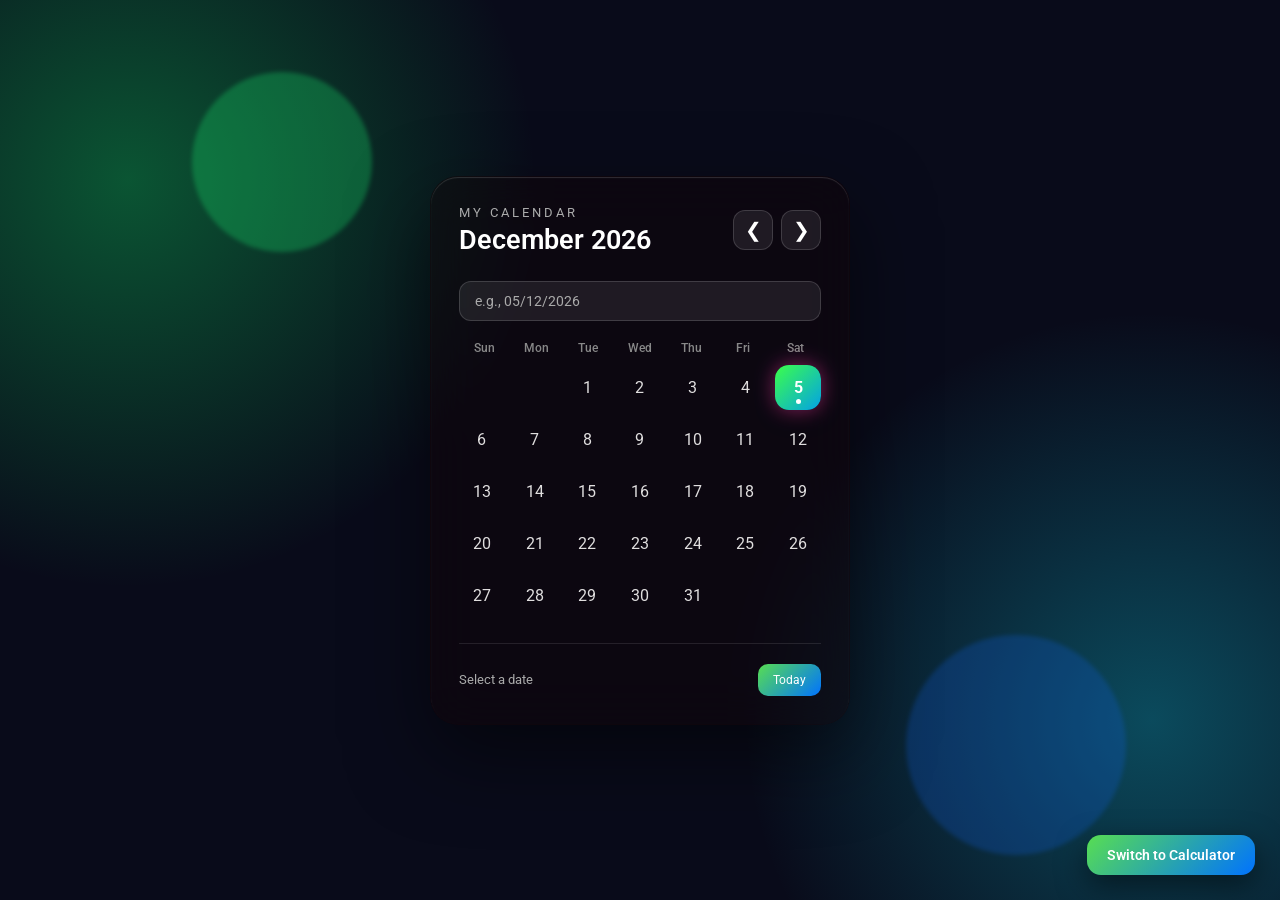
<file: index.html>
<!DOCTYPE html>
<html lang="en">
<head>
  <meta charset="UTF-8">
  <meta name="viewport" content="width=device-width, initial-scale=1.0">
  <title>Modern Calendar & Calculator</title>

  <style>
    @import url('https://fonts.googleapis.com/css2?family=Roboto:wght@400;500;600;700&display=swap');

    * {
      margin: 0px;
      padding: 0;
      box-sizing: border-box;
      font-family: "Roboto", sans-serif;
    }

    body {
      min-height: 100vh;
      display: flex;
      justify-content: center;
      align-items: center;
      background:
        radial-gradient(circle at 10% 20%, #0de96555, transparent 30%),
        radial-gradient(circle at 90% 80%, #0ec9e255, transparent 30%),
        #090b1a;
      overflow: hidden;
      color: white;
      position: relative;
    }

    /* Background decorations */
    body::before,
    body::after {
      content: "";
      position: absolute;
      border-radius: 50%;
      filter: blur(2px);
      animation: float 6s ease-in-out infinite;
    }

    body::before {
      width: 180px;
      height: 180px;
      background: #18dd6a;
      top: 8%;
      left: 15%;
      opacity: 0.3;
    }

    body::after {
      width: 220px;
      height: 220px;
      background: #125ee2;
      bottom: 5%;
      right: 12%;
      opacity: 0.25;
      animation-delay: 2s;
    }

    @keyframes float {
      0%, 100% {
        transform: translateY(0);
      }
      50% {
        transform: translateY(-25px);
      }
    }

    /* Main Container layout */
    .app-container {
      position: relative;
      width: 420px;
      height: 560px;
      display: flex;
      justify-content: center;
      align-items: center;
      z-index: 2;
    }

    /* Calendar & Calculator Shared Box Styles */
    .calendar, .calculator {
      position: absolute;
      width: 420px;
      padding: 28px;
      border: 1px solid rgba(30, 4, 4, 0.15);
      border-radius: 28px;
      background: rgba(20, 2, 2, 0.35);
      backdrop-filter: blur(25px);
      -webkit-backdrop-filter: blur(25px);
      box-shadow:
        0 30px 80px rgba(0,0,0,0.5),
        inset 0 1px 1px rgba(255,255,255,0.15);
      transition: all 0.4s cubic-bezier(0.4, 0, 0.2, 1);
    }

    /* Active (Main Center) State */
    .calendar.active, .calculator.active {
      transform: scale(1);
      z-index: 3;
      opacity: 1;
      pointer-events: auto;
    }

    /* Hidden/Inactive State */
    .calendar.minified, .calculator.minified {
      transform: scale(0) !important;
      opacity: 0 !important;
      pointer-events: none !important;
    }

    /* Global Fixed Floating Switch Button */
    .global-switch-btn {
      position: fixed;
      bottom: 25px;
      right: 25px;
      z-index: 1000;
      border: none;
      padding: 12px 20px;
      border-radius: 14px;
      background: linear-gradient(135deg, #58de51, #0072ff);
      color: white;
      font-size: 14px;
      font-weight: 600;
      cursor: pointer;
      box-shadow: 0 10px 30px rgba(0,0,0,0.5);
      transition: 0.3s;
    }

    .global-switch-btn:hover {
      transform: scale(1.08);
      box-shadow: 0 12px 35px rgba(0,114,255,0.5);
    }

    /* Top section */
    .top {
      display: flex;
      justify-content: space-between;
      align-items: center;
      margin-bottom: 25px;
    }

    .title {
      font-size: 13px;
      letter-spacing: 3px;
      text-transform: uppercase;
      color: #aaa;
      margin-bottom: 4px;
    }

    #monthYear {
      font-size: 27px;
      font-weight: 600;
    }
    .navigation {
      display: flex;
      gap: 8px;
    }

    .nav-btn {
      width: 40px;
      height: 40px;
      border: 1px solid rgba(255,255,255,0.15);
      border-radius: 12px;
      background: rgba(255,255,255,0.08);
      color: white;
      font-size: 20px;
      cursor: pointer;
      transition: 0.3s;
    }

    .nav-btn:hover {
      background: linear-gradient(135deg, #16e00387, #05f2e2);
      transform: translateY(-3px);
      box-shadow: 0 8px 20px #1fe51544;
    }
    
    /* Search */
    .calendar-search {
      width: 100%;
      padding: 11px 15px;
      margin-bottom: 20px;
      background: rgba(255, 255, 255, 0.08);
      color: white;
      border: 1px solid rgba(255, 255, 255, 0.15);
      border-radius: 12px;
      font-size: 14px;
      outline: none;
    }

    .calendar-search::placeholder {
      color: #aaa;
    }

    .calendar-search:focus {
      border-color: #05f2e2;
      box-shadow: 0 0 12px rgba(5, 242, 226, 0.25);
    }

    /* Weekdays */
    .weekdays {
      display: grid;
      grid-template-columns: repeat(7, 1fr);
      margin-bottom: 10px;
    }

    .weekdays div {
      text-align: center;
      font-size: 12px;
      color: #888;
      font-weight: 500;
    }

    /* Days */
    .days {
      display: grid;
      grid-template-columns: repeat(7, 1fr);
      gap: 7px;
    }

    .day {
      position: relative;
      height: 45px;
      display: flex;
      justify-content: center;
      align-items: center;
      border-radius: 14px;
      color: #e0dede;
      cursor: pointer;
      transition: all 0.3s ease;
    }

    .day:hover {
      color: white;
      background: rgba(255,255,255,0.12);
      transform: scale(1.08);
    }

    .empty {
      cursor: default;
    }

    .empty:hover {
      background: transparent;
      transform: none;
    }

    /* Today */
    .today {
      background: linear-gradient(135deg, #3cff49, #02a1e6);
      color: white !important;
      font-weight: 700;
      box-shadow: 0 0 20px rgba(255,60,172,0.5), 0 8px 20px rgba(0,0,0,0.25);
    }

    .today::after {
      content: "";
      position: absolute;
      width: 5px;
      height: 5px;
      border-radius: 50%;
      background: #fff;
      bottom: 6px;
    }

    /* Selected day */
    .selected {
      border: 2px solid #ca16f2;
      color: #9a7dbc !important;
      box-shadow: 0 0 15px rgba(0,229,255,0.3);
    }

    /* Footer */
    .footer {
      margin-top: 25px;
      padding-top: 20px;
      border-top: 1px solid rgba(255,255,255,0.1);
      display: flex;
      justify-content: space-between;
      align-items: center;
    }

    #selectedDate {
      color: #aaa;
      font-size: 13px;
    }

    .today-btn {
      border: none;
      padding: 9px 15px;
      border-radius: 10px;
      background: linear-gradient(135deg, #58de51, #0072ff);
      color: white;
      font-size: 12px;
      cursor: pointer;
      transition: 0.3s;
    }

    .today-btn:hover {
      transform: scale(1.05);
      box-shadow: 0 5px 20px #e3e8eaea;
    }

    /* --- Calculator Styles --- */
    .calc-screen {
      width: 100%;
      height: 60px;
      background: rgba(255, 255, 255, 0.08);
      border: 1px solid rgba(255, 255, 255, 0.15);
      border-radius: 12px;
      margin-bottom: 20px;
      display: flex;
      flex-direction: column;
      align-items: flex-end;
      justify-content: center;
      padding: 0 15px;
      font-size: 24px;
      color: white;
      overflow: hidden;
    }

    .calc-buttons {
      display: grid;
      grid-template-columns: repeat(4, 1fr);
      gap: 10px;
    }

    .calc-btn {
      height: 45px;
      border: 1px solid rgba(255, 255, 255, 0.15);
      border-radius: 12px;
      background: rgba(255, 255, 255, 0.08);
      color: white;
      size-adjust: calculator();
      font-size: 16px;
      cursor: pointer;
      transition: 0.3s;
      display: flex;
      justify-content: center;
      align-items: center;
    }

    .calc-btn:hover {
      background: linear-gradient(135deg, #16e00387, #05f2e2);
      transform: translateY(-2px);
    }

    .calc-btn.operator {
      background: rgba(0, 114, 255, 0.3);
    }

    .calc-btn.equal {
      background: linear-gradient(135deg, #3cff49, #02a1e6);
      grid-column: span 2;
    }

    /* Responsive */
    @media (max-width: 480px) {
      .app-container, .calendar, .calculator {
        width: 92%;
        padding: 22px;
      }
      #monthYear {
        font-size: 22px;
      }
      .day {
        height: 40px;
        border-radius: 11px;
      }
    }
  </style>
</head>

<body>

  <!-- Global Switch Button at Bottom Right -->
  <button class="global-switch-btn" id="globalSwitchBtn">Switch to Calculator</button>

  <div class="app-container">
    <!-- Calendar Component -->
    <div class="calendar active" id="calendarBox">
      <div class="top">
        <div>
          <div class="title">My Calendar</div>
          <h1 id="monthYear">August 2026</h1>
        </div>
        <div class="navigation">
          <button class="nav-btn" id="prev">&#10094;</button>
          <button class="nav-btn" id="next">&#10095;</button>
        </div>
      </div>
    
      <input
        type="text" 
        id="calendarSearch"
        class="calendar-search"
        placeholder="Search exact date...Ex:30/10/2007"
      >
      <div class="weekdays">
        <div>Sun</div><div>Mon</div><div>Tue</div><div>Wed</div><div>Thu</div><div>Fri</div><div>Sat</div>
      </div>

      <div class="days" id="days"></div>

      <div class="footer">
        <div id="selectedDate">Select a date</div>
        <button class="today-btn" id="todayBtn">Today</button>
      </div>
    </div>

    <!-- Calculator Component -->
    <div class="calculator minified" id="calculatorBox">
      <div class="top">
        <div>
          <div class="title">Utility</div>
          <h1 style="font-size: 22px;">Calculator</h1>
        </div>
      </div>

      <div class="calc-screen" id="calcScreen">0</div>

      <div class="calc-buttons">
        <button class="calc-btn" onclick="clearCalc()">C</button>
        <button class="calc-btn" onclick="deleteCalc()">DEL</button>
        <button class="calc-btn" onclick="appendCalc('/')">/</button>
        <button class="calc-btn" onclick="appendCalc('*')">*</button>
        <button class="calc-btn" onclick="appendCalc('7')">7</button>
        <button class="calc-btn" onclick="appendCalc('8')">8</button>
        <button class="calc-btn" onclick="appendCalc('9')">9</button>
        <button class="calc-btn operator" onclick="appendCalc('-')">-</button>
        <button class="calc-btn" onclick="appendCalc('4')">4</button>
        <button class="calc-btn" onclick="appendCalc('5')">5</button>
        <button class="calc-btn" onclick="appendCalc('6')">6</button>
        <button class="calc-btn operator" onclick="appendCalc('+')">+</button>
        <button class="calc-btn" onclick="appendCalc('1')">1</button>
        <button class="calc-btn" onclick="appendCalc('2')">2</button>
        <button class="calc-btn" onclick="appendCalc('3')">3</button>
        <button class="calc-btn" onclick="appendCalc('0')">0</button>
        <button class="calc-btn" onclick="appendCalc('.')">.</button>
        <button class="calc-btn equal" onclick="calculateResult()">=</button>
      </div>
    </div>
  </div>

  <script>
    // --- Global Switch Mode Logic ---
    const calendarBox = document.getElementById("calendarBox");
    const calculatorBox = document.getElementById("calculatorBox");
    const globalSwitchBtn = document.getElementById("globalSwitchBtn");

    globalSwitchBtn.addEventListener("click", () => {
      if (calendarBox.classList.contains("active")) {
        // Switch to Calculator
        calendarBox.classList.remove("active");
        calendarBox.classList.add("minified");
        calculatorBox.classList.remove("minified");
        calculatorBox.classList.add("active");
        globalSwitchBtn.textContent = "Switch to Calendar";
      } else {
        // Switch to Calendar
        calculatorBox.classList.remove("active");
        calculatorBox.classList.add("minified");
        calendarBox.classList.remove("minified");
        calendarBox.classList.add("active");
        globalSwitchBtn.textContent = "Switch to Calculator";
      }
    });

    // --- Calculator Functions ---
    const calcScreen = document.getElementById("calcScreen");
    let calcInput = "";

    function appendCalc(val) {
      if (calcInput === "0" && val !== ".") {
        calcInput = val;
      } else {
        calcInput += val;
      }
      calcScreen.textContent = calcInput;
    }

    function clearCalc() {
      calcInput = "";
      calcScreen.textContent = "0";
    }

    function deleteCalc() {
      calcInput = calcInput.toString().slice(0, -1);
      calcScreen.textContent = calcInput === "" ? "0" : calcInput;
    }

    function calculateResult() {
      try {
        calcInput = eval(calcInput).toString();
        calcScreen.textContent = calcInput;
      } catch (error) {
        calcScreen.textContent = "Error";
        calcInput = "";
      }
    }

    // --- Calendar JavaScript ---
    const monthNames = [
      "January", "February", "March", "April", "May", "June", 
      "July", "August", "September", "October", "November", "December"
    ];

    const monthYear = document.getElementById("monthYear");
    const daysContainer = document.getElementById("days");
    const prevBtn = document.getElementById("prev");
    const nextBtn = document.getElementById("next");
    const todayBtn = document.getElementById("todayBtn");
    const selectedDate = document.getElementById("selectedDate");
    const searchInput = document.getElementById("calendarSearch");

    const todayForPlaceholder = new Date();
    const pDay = String(todayForPlaceholder.getDate()).padStart(2, '0');
    const pMonth = String(todayForPlaceholder.getMonth() + 1).padStart(2, '0');
    const pYear = todayForPlaceholder.getFullYear();
    if (searchInput) {
        searchInput.placeholder = `e.g., ${pDay}/${pMonth}/${pYear}`;
    }

    let currentDate = new Date();

    function renderCalendar() {
        const year = currentDate.getFullYear();
        const month = currentDate.getMonth();

        if (monthYear) {
            monthYear.textContent = `${monthNames[month]} ${year}`;
        }

        const firstDay = new Date(year, month, 1).getDay();
        const lastDate = new Date(year, month + 1, 0).getDate();

        if (daysContainer) {
            daysContainer.innerHTML = "";

            for (let i = 0; i < firstDay; i++) {
                const empty = document.createElement("div");
                empty.classList.add("day", "empty");
                daysContainer.appendChild(empty);
            }

            for (let day = 1; day <= lastDate; day++) {
                const dayElement = document.createElement("div");
                dayElement.classList.add("day");
                dayElement.textContent = day;

                const today = new Date();

                if (
                    day === today.getDate() &&
                    month === today.getMonth() &&
                    year === today.getFullYear()
                ) {
                    dayElement.classList.add("today");
                }

                dayElement.addEventListener("click", () => {
                    document.querySelectorAll(".day").forEach(d => d.classList.remove("selected"));
                    dayElement.classList.add("selected");
                    const date = new Date(year, month, day);

                    if (selectedDate) {
                        selectedDate.textContent = date.toLocaleDateString("en-US", {
                            weekday: "short",
                            month: "short",
                            day: "numeric",
                            year: "numeric"
                        });
                    }
                });

                daysContainer.appendChild(dayElement);
            }
        }
    }

    if (prevBtn) {
        prevBtn.addEventListener("click", () => {
            currentDate.setMonth(currentDate.getMonth() - 1);
            renderCalendar();
        });
    }

    if (nextBtn) {
        nextBtn.addEventListener("click", () => {
            currentDate.setMonth(currentDate.getMonth() + 1);
            renderCalendar();
        });
    }

    if (todayBtn) {
        todayBtn.addEventListener("click", () => {
            currentDate = new Date();
            renderCalendar();
            if (selectedDate) {
                selectedDate.textContent = "Today";
            }
        });
    }

    if (searchInput) {
        searchInput.addEventListener("input", () => {
            const searchValue = searchInput.value.trim();
            const dateParts = searchValue.split(/[\/\-]/);

            if (dateParts.length === 3) {
                const day = parseInt(dateParts[0], 10);
                const month = parseInt(dateParts[1], 10) - 1;
                const year = parseInt(dateParts[2], 10);

                if (!isNaN(day) && !isNaN(month) && !isNaN(year) && year > 999 && month >= 0 && month <= 11) {
                    currentDate = new Date(year, month, 1);
                    renderCalendar();

                    document.querySelectorAll(".day:not(.empty)").forEach(dayCell => {
                        if (parseInt(dayCell.textContent, 10) === day) {
                            dayCell.classList.add("selected");
                            const targetDate = new Date(year, month, day);
                            if (selectedDate) {
                                selectedDate.textContent = targetDate.toLocaleDateString("en-US", {
                                    weekday: "short",
                                    month: "short",
                                    day: "numeric",
                                    year: "numeric"
                                });
                            }
                        } else {
                            dayCell.classList.remove("selected");
                        }
                    });
                }
            }
        });
    }

    renderCalendar();
  </script>
</body>
</html>
</file>
